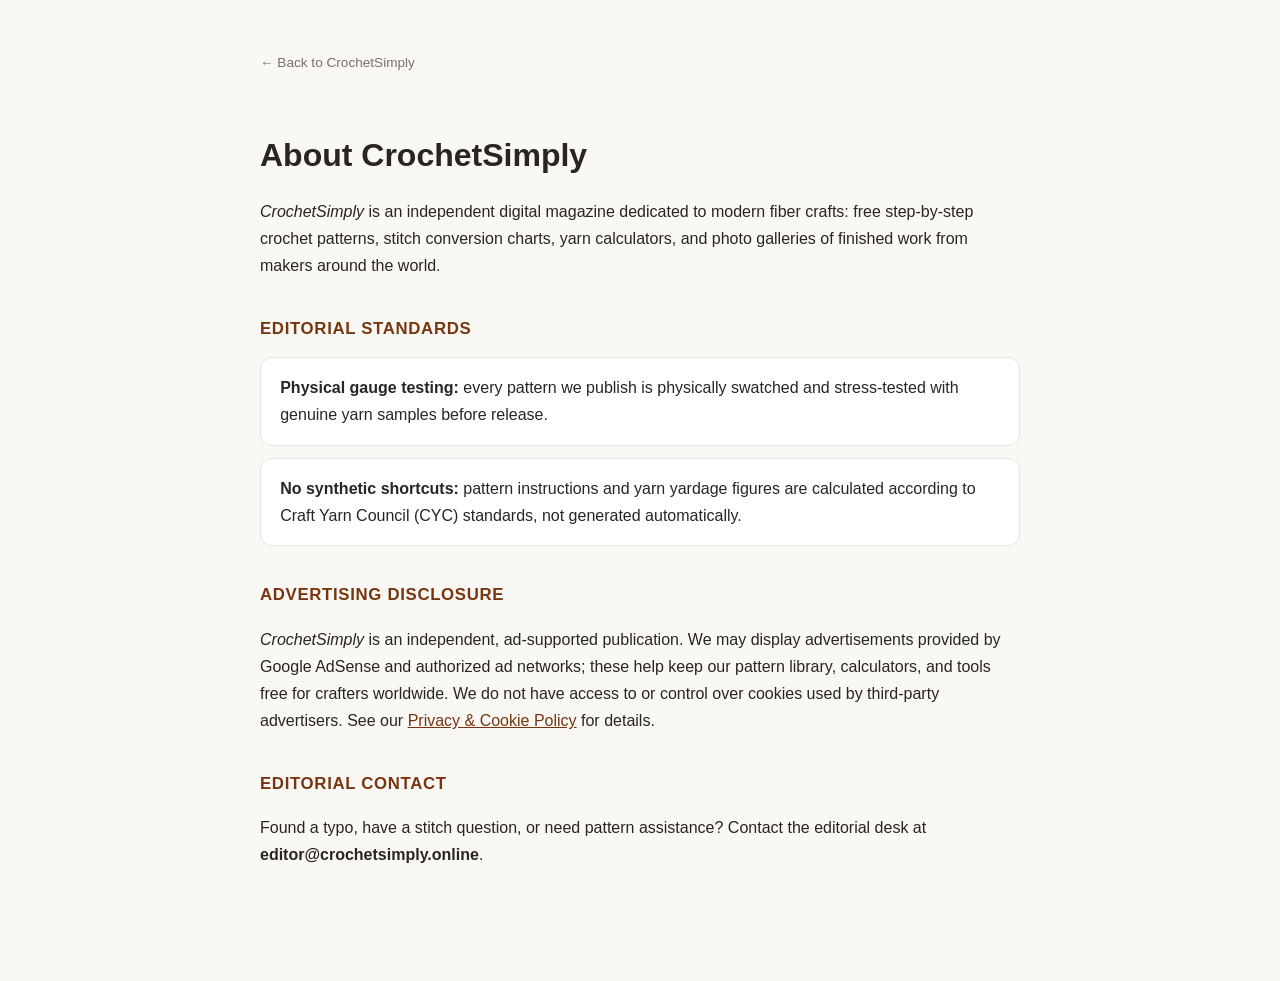
<file: public/about.html>
<!doctype html>
<html lang="en">
<head>
<meta charset="UTF-8" />
<meta name="viewport" content="width=device-width, initial-scale=1.0" />
<title>About & Editorial Standards — CrochetSimply</title>
<meta name="description" content="About CrochetSimply: our editorial standards, pattern testing process, and how to contact the editorial desk." />
<link rel="canonical" href="https://crochetsimply.online/about.html" />
<style>
  body { font-family: -apple-system, "Plus Jakarta Sans", Arial, sans-serif; background:#FAF8F5; color:#292524; max-width: 760px; margin: 0 auto; padding: 48px 24px 96px; line-height: 1.7; }
  h1 { font-size: 2rem; margin-bottom: .25rem; }
  h2 { font-size: 1.05rem; text-transform: uppercase; letter-spacing: .04em; margin-top: 2.2rem; color:#78350f; }
  a { color:#78350f; }
  .back { display:inline-block; margin-bottom: 2rem; font-size: .85rem; color:#78716c; text-decoration:none; }
  .card { background:#fff; border:1px solid #e7e5e4; border-radius: 12px; padding: 1rem 1.2rem; margin: .75rem 0; }
</style>
</head>
<body>
  <a class="back" href="/">&larr; Back to CrochetSimply</a>
  <h1>About CrochetSimply</h1>

  <p><em>CrochetSimply</em> is an independent digital magazine dedicated to modern fiber crafts: free step-by-step crochet patterns, stitch conversion charts, yarn calculators, and photo galleries of finished work from makers around the world.</p>

  <h2>Editorial Standards</h2>
  <div class="card">
    <strong>Physical gauge testing:</strong> every pattern we publish is physically swatched and stress-tested with genuine yarn samples before release.
  </div>
  <div class="card">
    <strong>No synthetic shortcuts:</strong> pattern instructions and yarn yardage figures are calculated according to Craft Yarn Council (CYC) standards, not generated automatically.
  </div>

  <h2>Advertising Disclosure</h2>
  <p><em>CrochetSimply</em> is an independent, ad-supported publication. We may display advertisements provided by Google AdSense and authorized ad networks; these help keep our pattern library, calculators, and tools free for crafters worldwide. We do not have access to or control over cookies used by third-party advertisers. See our <a href="/privacy-policy.html">Privacy & Cookie Policy</a> for details.</p>

  <h2>Editorial Contact</h2>
  <p>Found a typo, have a stitch question, or need pattern assistance? Contact the editorial desk at <strong>editor@crochetsimply.online</strong>.</p>
</body>
</html>
</file>
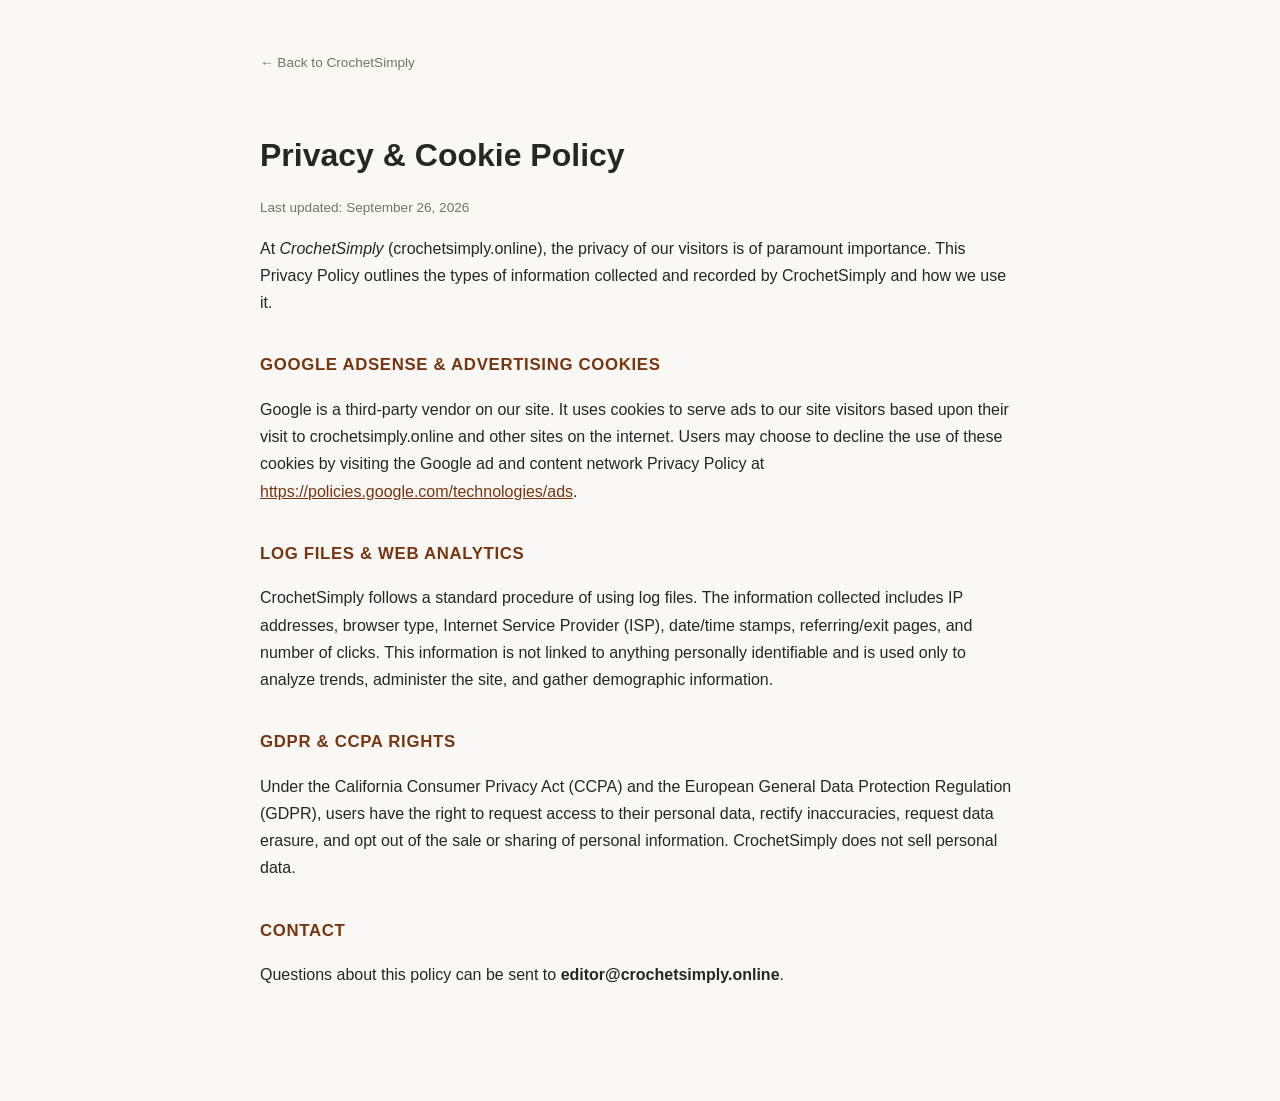
<file: public/privacy-policy.html>
<!doctype html>
<html lang="en">
<head>
<meta charset="UTF-8" />
<meta name="viewport" content="width=device-width, initial-scale=1.0" />
<title>Privacy & Cookie Policy — CrochetSimply</title>
<meta name="description" content="CrochetSimply privacy policy: what data we collect, how Google AdSense and analytics cookies are used, and your GDPR/CCPA rights." />
<link rel="canonical" href="https://crochetsimply.online/privacy-policy.html" />
<style>
  body { font-family: -apple-system, "Plus Jakarta Sans", Arial, sans-serif; background:#FAF8F5; color:#292524; max-width: 760px; margin: 0 auto; padding: 48px 24px 96px; line-height: 1.7; }
  h1 { font-size: 2rem; margin-bottom: .25rem; }
  h2 { font-size: 1.05rem; text-transform: uppercase; letter-spacing: .04em; margin-top: 2.2rem; color:#78350f; }
  a { color:#78350f; }
  .back { display:inline-block; margin-bottom: 2rem; font-size: .85rem; color:#78716c; text-decoration:none; }
  .meta { color:#78716c; font-size:.85rem; }
</style>
</head>
<body>
  <a class="back" href="/">&larr; Back to CrochetSimply</a>
  <h1>Privacy & Cookie Policy</h1>
  <p class="meta">Last updated: September 26, 2026</p>

  <p>At <em>CrochetSimply</em> (crochetsimply.online), the privacy of our visitors is of paramount importance. This Privacy Policy outlines the types of information collected and recorded by CrochetSimply and how we use it.</p>

  <h2>Google AdSense & Advertising Cookies</h2>
  <p>Google is a third-party vendor on our site. It uses cookies to serve ads to our site visitors based upon their visit to crochetsimply.online and other sites on the internet. Users may choose to decline the use of these cookies by visiting the Google ad and content network Privacy Policy at <a href="https://policies.google.com/technologies/ads" target="_blank" rel="noopener noreferrer">https://policies.google.com/technologies/ads</a>.</p>

  <h2>Log Files & Web Analytics</h2>
  <p>CrochetSimply follows a standard procedure of using log files. The information collected includes IP addresses, browser type, Internet Service Provider (ISP), date/time stamps, referring/exit pages, and number of clicks. This information is not linked to anything personally identifiable and is used only to analyze trends, administer the site, and gather demographic information.</p>

  <h2>GDPR & CCPA Rights</h2>
  <p>Under the California Consumer Privacy Act (CCPA) and the European General Data Protection Regulation (GDPR), users have the right to request access to their personal data, rectify inaccuracies, request data erasure, and opt out of the sale or sharing of personal information. CrochetSimply does not sell personal data.</p>

  <h2>Contact</h2>
  <p>Questions about this policy can be sent to <strong>editor@crochetsimply.online</strong>.</p>
</body>
</html>
</file>
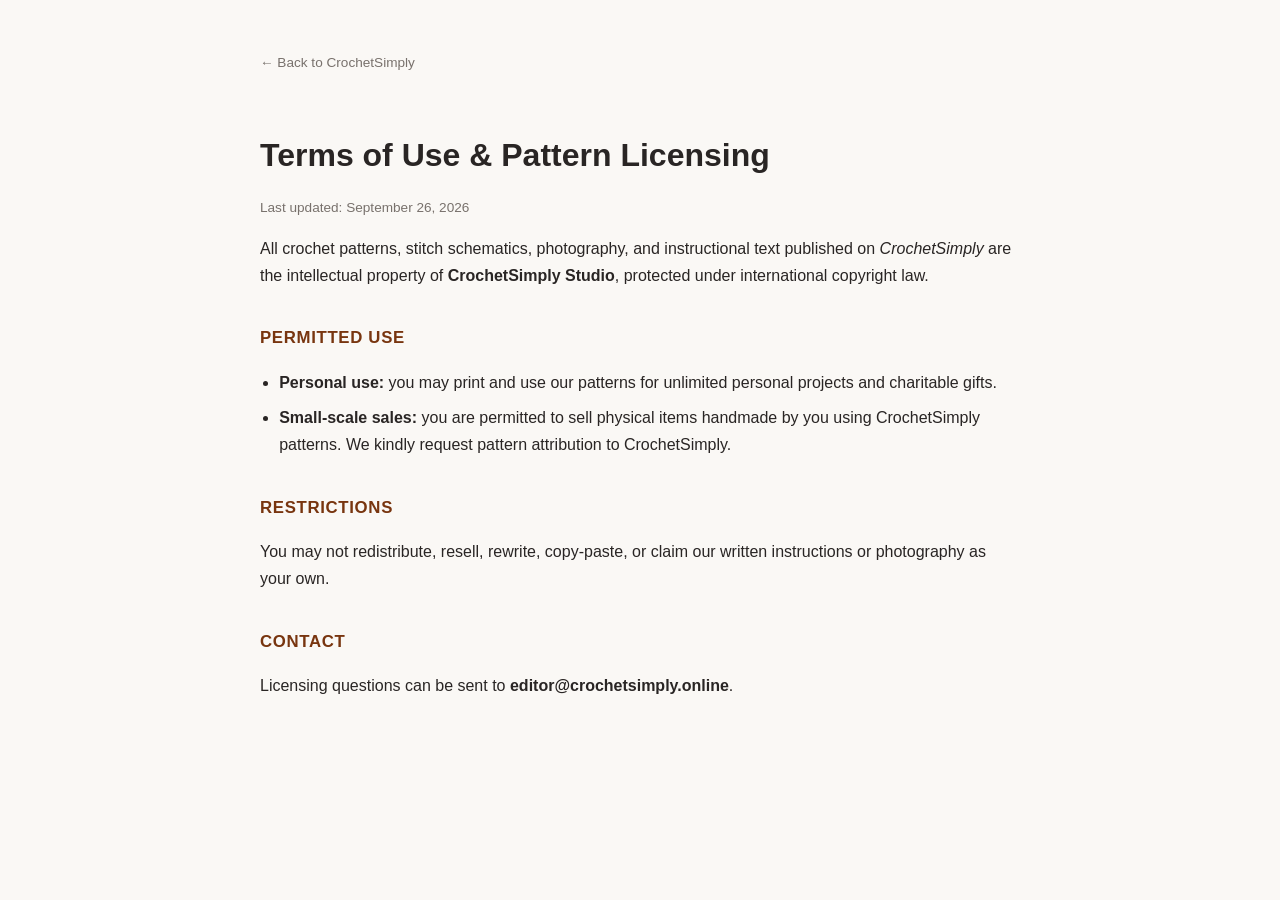
<file: public/terms.html>
<!doctype html>
<html lang="en">
<head>
<meta charset="UTF-8" />
<meta name="viewport" content="width=device-width, initial-scale=1.0" />
<title>Terms & Pattern Licensing — CrochetSimply</title>
<meta name="description" content="Terms of use and pattern licensing for CrochetSimply patterns, photography, and instructional content." />
<link rel="canonical" href="https://crochetsimply.online/terms.html" />
<style>
  body { font-family: -apple-system, "Plus Jakarta Sans", Arial, sans-serif; background:#FAF8F5; color:#292524; max-width: 760px; margin: 0 auto; padding: 48px 24px 96px; line-height: 1.7; }
  h1 { font-size: 2rem; margin-bottom: .25rem; }
  h2 { font-size: 1.05rem; text-transform: uppercase; letter-spacing: .04em; margin-top: 2.2rem; color:#78350f; }
  a { color:#78350f; }
  .back { display:inline-block; margin-bottom: 2rem; font-size: .85rem; color:#78716c; text-decoration:none; }
  .meta { color:#78716c; font-size:.85rem; }
  ul { padding-left: 1.2rem; }
  li { margin-bottom: .5rem; }
</style>
</head>
<body>
  <a class="back" href="/">&larr; Back to CrochetSimply</a>
  <h1>Terms of Use & Pattern Licensing</h1>
  <p class="meta">Last updated: September 26, 2026</p>

  <p>All crochet patterns, stitch schematics, photography, and instructional text published on <em>CrochetSimply</em> are the intellectual property of <strong>CrochetSimply Studio</strong>, protected under international copyright law.</p>

  <h2>Permitted Use</h2>
  <ul>
    <li><strong>Personal use:</strong> you may print and use our patterns for unlimited personal projects and charitable gifts.</li>
    <li><strong>Small-scale sales:</strong> you are permitted to sell physical items handmade by you using CrochetSimply patterns. We kindly request pattern attribution to CrochetSimply.</li>
  </ul>

  <h2>Restrictions</h2>
  <p>You may not redistribute, resell, rewrite, copy-paste, or claim our written instructions or photography as your own.</p>

  <h2>Contact</h2>
  <p>Licensing questions can be sent to <strong>editor@crochetsimply.online</strong>.</p>
</body>
</html>
</file>
